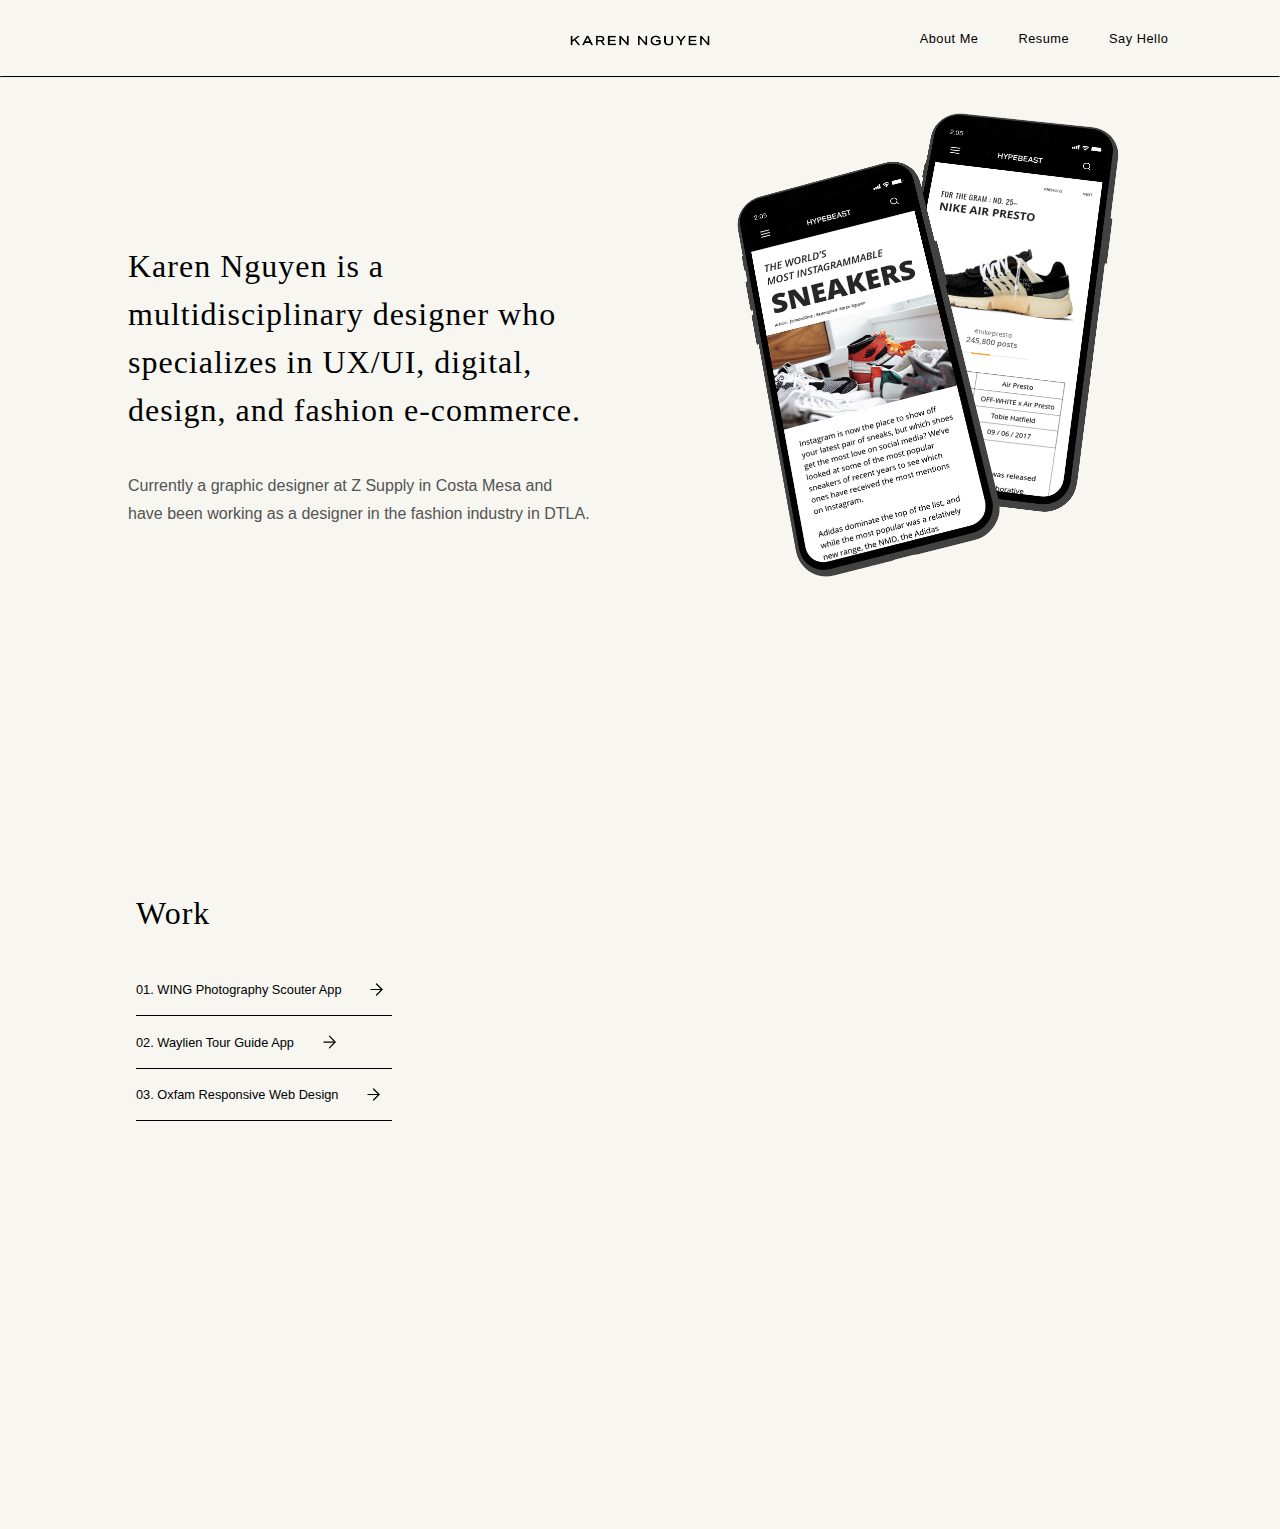
<file: index.html>
<!DOCTYPE html>
<html lang="en">

<head>
  <meta charset="UTF-8">
  <meta name="viewport" content="width=device-width, initial-scale=1.0">
  <meta http-equiv="X-UA-Compatible" content="ie=edge">
  <link rel="stylesheet" href="style.css">
  <title>Karen Nguyen Portfolio</title>
  <meta name="viewport" content="initial-scale=1">

</head>

<body>

  <!-- NAVIGATION -->

  <nav>

    <img id="logo" src="images/Logo@2x.png" alt="Karen Nguyen">


    <div class="menu">
      <ul>
        <li id="about"><a href="about.html">About Me</a></li>
        <li id="resume"><a href="https://drive.google.com/file/d/1N_omnKPp0Oo5tn3UV2dqMsX8rpH_3ghK/view?usp=sharing">Resume</a></li>
        <li id="contact"><a href="contact.html">Say Hello</a></li>
      </ul>
    </div>


  </nav>

  <hr id="nav_rule">

  <!-- END NAVIGATION -->

  <!-- ABOVE THE FOLD -->

  <!-- HERO FOR DESKTOP -->
  <div id="above_fold">
    <div class="left_container">

      <div class="hero_title">
        <h2><span class="doNotWrap">Karen Nguyen is a</span>
          <span class-"doNotWrap">multidisciplinary designer who</span>
          <span class="doNotWrap">
            specializes in UX/UI, digital,</span>
          <span class="doNotWrap">design, and fashion e-commerce.</span>
        </h2>

        <div id="subtitle">
          <h6>Currently a graphic designer at Z Supply in Costa Mesa and
            <br id="subtitle_br">
            have been working as a designer in the fashion industry in DTLA.
          </h6>
        </div>
      </div>

    </div>

    <div class="right_container">
      <div id="hero_img">
        <img src="images/sneakers-mock.png" alt="">
      </div>
    </div>
  </div>
  <!-- END ABOVE THE FOLD FOR DESKTOP -->

  <!-- ABOVE THE FOLD FOR MOBILE -->
  <div class="mobile_top_container">
    <div class="mobile_hero_title">
      <h2><span class="doNotWrap">Karen Nguyen is a</span>
        <span class-"doNotWrap">multidisciplinary designer</span>
        <span class="doNotWrap">
          who specializes in UX/UI,</span>
        <span class="doNotWrap">digital design, and</span>
        <span class="doNotWrap"> fashion e-commerce.</span>
      </h2>

      <div id="mobile_subtitle">
        <h6>Currently a graphic designer at Z Supply in <br> Costa Mesa
          and have been working as a <br> designer in the fashion industry in DTLA.
        </h6>
        <a href="">Say Hello</a>
      </div>
    </div>
  </div>
  <!-- END ABOVE THE FOLD FOR MOBILE -->




  <!-- BELOW THE FOLD -->
  <div class="below_fold">
    <div class="work_container">
      <ul>
        <div id="work_title">
          <h3>Work</h3>
        </div>
        <li>
          <a href="#">
            <div id="wing">
              <h5>01. WING Photography Scouter App</h5> <img src="images/arrow-right.svg" alt="">
            </div>
            <div class="project_display">
              <img src="images/WING_thumb@2x.png" alt="">
            </div>
          </a>
        </li>

        <div class="regular_rule"></div>

        <li>
          <a href="#">
            <div id="waylien">
              <h5>02. Waylien Tour Guide App</h5> <img src="images/arrow-right.svg" alt="">
            </div>
            <div class="project_display">
              <img src="images/waylien_thumb@2x.png" alt="">
            </div>
          </a>
        </li>

        <div class="regular_rule"></div>

        <li>
          <a href="#">
            <div id="oxfam">
              <h5>03. Oxfam Responsive Web Design</h5> <img src="images/arrow-right.svg" alt="">
            </div>
            <div class="project_display">
              <img src="images/oxfam_thumb@2x.png" alt="">
            </div>
          </a>
        </li>

        <div class="regular_rule"></div>
      </ul>
    </div>
  </div>
  <!--END BELOW THE FOLD -->


  <!-- MOBILE BELOW THE FOLD-->
  <div class="mobile_below_fold">
    <div class="mobile_work_container">

      <div id="work_title">
        <h3>Work</h3>
      </div>
      <ul>
        <li>
          <a href="#">
            <div id="wing">
              <h5><a href="">01. WING Photography Scouter App</a></h5> <img src="images/arrow-right.svg" alt="">
            </div>
          </a>
        </li>

        <div class="regular_rule"></div>

        <li>
          <a href="#">
            <div id="waylien">
              <h5> 02. Waylien Tour Guide App<a href=""></a></h5> <img src="images/arrow-right.svg" alt="">
            </div>
          </a>
        </li>

        <div class="regular_rule"></div>

        <li>
          <a href="#">
            <div id="oxfam">
              <h5><a href="">03. Oxfam Responsive Web Design</a></h5> <img src="images/arrow-right.svg" alt="">
            </div>
          </a>
        </li>

        <div class="regular_rule"></div>
      </ul>
    </div>
  </div>
  <!-- END MOBILE BELOW THE FOLD -->

<script src="https://ajax.googleapis.com/ajax/libs/jquery/2.1.4/jquery.min.js"></script>
  <script src="scripts.js"></script>


</body>

</html>
</file>
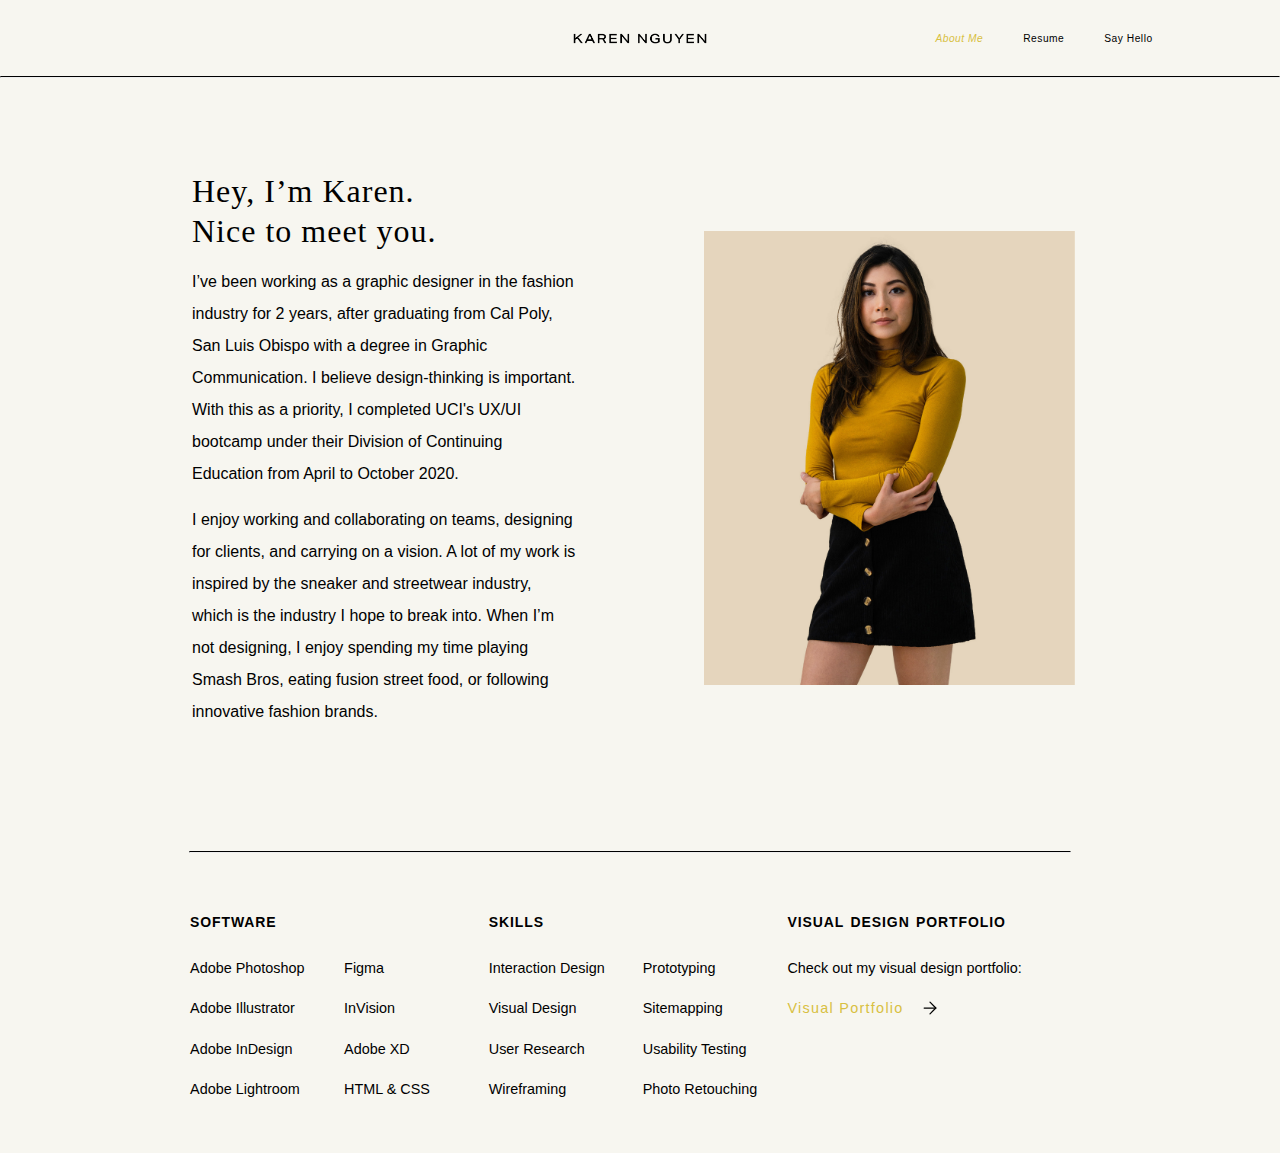
<file: about.html>
<!DOCTYPE html>
<html lang="en">

<head>
  <meta charset="UTF-8">
  <meta name="viewport" content="width=device-width, initial-scale=1.0">
  <meta http-equiv="X-UA-Compatible" content="ie=edge">
  <link rel="stylesheet" href="about_style.css">
  <title>Karen Nguyen Portfolio</title>
  <meta name="viewport" content="initial-scale=1">

</head>

<body>

  <!-- NAVIGATION -->

  <nav>
    <a class="logo_link" href="https://karen-nm-nguyen.github.io/portfolio/"><img id="logo" src="images/Logo@2x.png" alt="Karen Nguyen"></a>
    <div class="menu">
      <ul>
        <li id="about">About Me</li>
        <li id="resume"><a href="https://drive.google.com/file/d/1N_omnKPp0Oo5tn3UV2dqMsX8rpH_3ghK/view?usp=sharing">Resume</a></li>
        <li id="contact">Say Hello</li>
      </ul>
    </div>
  </nav>
  <hr id="nav_rule">
  <!-- END NAVIGATION -->



  <!--- BEGIN BIO SECTION AKA "CONTAINER_TOP" ------->



  <div class="grid_wrapper">

    <div class="container_top">
      <div class="bio">
        <h2>Hey, I’m Karen. <br> Nice to meet you.</h2>
        <p class="bio_subtext">I’ve been working as a graphic designer in the fashion industry for 2
          years, after graduating from Cal Poly, San Luis Obispo with a degree
          in Graphic Communication. I believe design-thinking is important.
          With this as a priority, I completed UCI's UX/UI bootcamp under their
          Division of Continuing Education from April to October 2020. </p>

        <br>
        <br>

        <p class="bio_subtext_2">I enjoy working and collaborating on teams, designing for clients, and
          carrying on a vision. A lot of my work is inspired by the sneaker and
          streetwear industry, which is the industry I hope to break into. When I’m
          not designing, I enjoy spending my time playing Smash Bros, eating fusion
          street food, or following innovative fashion brands. </p>
      </div>
      <div class="portrait">
        <img src="images/karen_portrait@2x.png" alt="">
      </div>
    </div>

    <!--- BEGIN HORIZONTAL RULE ------->

    <div class="rule_container">
      <hr>
    </div>

    <!--- BEGIN INFO SECTION -------------->

    <div class="info_container">
      <div class="software">
        <h4>software</h4>
        <div class="list_container">
          <ul class="left_list">
            <li>Adobe Photoshop</li>
            <li>Adobe Illustrator</li>
            <li>Adobe InDesign</li>
            <li>Adobe Lightroom</li>
          </ul>
          <ul class="right_list">
            <li>Figma</li>
            <li>InVision</li>
            <li>Adobe XD</li>
            <li>HTML & CSS</li>
          </ul>
        </div>
      </div>

      <div class="skills">
        <h4>skills</h4>
        <div class="list_container">
          <ul class="left_list">
            <li>Interaction Design</li>
            <li>Visual Design</li>
            <li>User Research</li>
            <li>Wireframing</li>
          </ul>
          <ul class="right_list">
            <li>Prototyping</li>
            <li>Sitemapping</li>
            <li>Usability Testing</li>
            <li>Photo Retouching</li>
          </ul>
        </div>
      </div>

      <div class="visual_portfolio">
        <h4>visual design portfolio</h4>
        <ul class="link">
          <li>Check out my visual design portfolio:</li>
          <li><a href="https://www.knguyendesign.com/">Visual Portfolio</a><img src="images/arrow-right.svg" alt=""></li>
        </ul>
      </div>
    </div>


<!--- MOBILE ONLY ---->
    <div class="mobile_only">
        <div class="portrait_mobile">
          <img src="images/karen_portrait@2x.png" alt="">
        </div>

        <div class="bio">
          <h2>Hey, I’m Karen. <br> Nice to meet you.</h2>
          <p class="bio_subtext">I’ve been working as a graphic designer in the fashion industry for 2
            years, after graduating from Cal Poly, San Luis Obispo with a degree
            in Graphic Communication. I believe design-thinking is important.
            With this as a priority, I completed UCI's UX/UI bootcamp under their
            Division of Continuing Education from April to October 2020.

          <br>
          <br>

          I enjoy working and collaborating on teams, designing for clients, and
            carrying on a vision. A lot of my work is inspired by the sneaker and
            streetwear industry, which is the industry I hope to break into. When I’m
            not designing, I enjoy spending my time playing Smash Bros, eating fusion
            street food, or following innovative fashion brands. </p>
        </div>

        <hr class="mobile_rule">

          <div class="software">
            <h4>software</h4>
            <div class="list_container">
              <ul class="left_list">
                <li>Adobe Photoshop</li>
                <li>Adobe Illustrator</li>
                <li>Adobe InDesign</li>
                <li>Adobe Lightroom</li>
              </ul>
              <ul class="right_list">
                <li>Figma</li>
                <li>InVision</li>
                <li>Adobe XD</li>
                <li>HTML & CSS</li>
              </ul>
            </div>
          </div>

          <div class="skills">
            <h4>skills</h4>
            <div class="list_container">
              <ul class="left_list">
                <li>Interaction Design</li>
                <li>Visual Design</li>
                <li>User Research</li>
                <li>Wireframing</li>
              </ul>
              <ul class="right_list">
                <li>Prototyping</li>
                <li>Sitemapping</li>
                <li>Usability Testing</li>
                <li>Photo Retouching</li>
              </ul>
            </div>
          </div>

          <div class="visual_portfolio">
            <h4>visual design portfolio</h4>
            <ul class="link">
              <li>Check out my visual design portfolio:</li>
              <li><a href="https://www.knguyendesign.com/">Visual Portfolio</a><img src="images/arrow-right.svg" alt=""></li>
            </ul>
          </div>
    </div>
<!--- END MOBILE ---->
  </div>
</body>

</html>
</file>
<file: style.css>
/* TYPOGRAPHY */
h1 {
  font-family: orpheuspro, serif;
  font-style: normal;
  font-weight: 400;
  letter-spacing: 1px;
  color: black;
  font-size: 80px;
  text-rendering: optimizeLegibility;
  -webkit-font-smoothing: antialiased;
  -moz-osx-font-smoothing: grayscale;
}

h2 {
  font-family: orpheuspro, serif;
  font-style: normal;
  font-weight: 400;
  letter-spacing: 1px;
  color: black;
  line-height: 1.5em;
  font-size: 2.5vw;
  text-rendering: optimizeLegibility;
  -webkit-font-smoothing: antialiased;
  -moz-osx-font-smoothing: grayscale;
}

h3 {
  font-family: orpheuspro, serif;
  font-style: normal;
  font-weight: 400;
  letter-spacing: 1px;
  color: black;
  font-size: 2.5vw;
  text-rendering: optimizeLegibility;
  -webkit-font-smoothing: antialiased;
  -moz-osx-font-smoothing: grayscale;
}

h4 {
  font-family: franklin-gothic-urw, sans-serif;
  font-style: normal;
  font-weight: 300;
  color: black;
  font-size: 22px;
}

h5 {
  font-family: franklin-gothic-urw, sans-serif;
  font-style: normal;
  font-weight: 300;
  font-size: 1vw;
}

/* subtitle below the title */
h6 {
  font-family: franklin-gothic-urw, sans-serif;
  font-style: normal;
  font-weight: 300;
  line-height: 1.75em;
  font-size: 1vw;
  color: #535353;
}

p {
  font-family: franklin-gothic-urw, sans-serif;
  font-style: normal;
  font-weight: 300;
}

nav a, a:visited {
  text-decoration: none;
  color: black;
}

nav a:hover {
  color: #D8C041;
  font-family: franklin-gothic-urw, sans-serif;
  font-style: italic;
  font-weight: 300;
}

#about, #resume, #contact {
  font-family: franklin-gothic-urw, sans-serif;
  font-style: normal;
  font-weight: 400;
  font-size: 13px;
  letter-spacing: .5px;
}

/* END TYPOGRAPHY */
body {
  max-width: 100%;
  margin: 0;
  background-color: #F7F6F0;
  transition: all 0.65s ease;
}

.changeColor {
  background: #D3D0C3;
}

#nav_rule {
  border-top: 1.35px solid black;
  position: relative;
  top: -1vh;
}

/*START NAV */
nav {
  display: flex;
  width: 100%;
  justify-content: center;
  height: 8.5vh;
  flex-direction: row;
}

#logo {
  display: flex;
  align-self: center;
  max-width: 10.5vw;
  width: auto;
  height: auto;
  position: absolute;
  padding: 0vh 2vw 0 2vw;
}

.menu {
  display: flex;
  height: auto;
  width: 35vw;
  flex-direction: column;
  justify-content: center;
  position: relative;
  right: -30vw;
}

.menu ul {
  display: flex;
  flex-direction: row;
  justify-content: center;
  position: relative;
  /*  background-color: lightblue; */
}

.menu li {
  list-style: none;
  position: relative;
  padding: 0 20px;
}

#about, #resume, #contact {
  display: inline-block;
  font-size: 0.8vw;
  /* padding: 0 40px; */
}

/* END NAV */
/*ABOVE THE FOLD*/
#above_fold {
  width: 100%;
  height: 100vh;
  display: flex;
  flex-flow: row wrap;
  padding-top: 1%;
}

.left_container {
  max-width: 50%;
  width: auto;
  height: auto;
  display: flex;
  flex-direction: column;
  align-items: flex-start;
}

.hero_title {
  max-width: 70%;
  width: auto;
  position: relative;
  left: 20%;
  top: 12%;
  height: auto;
  align-items: flex-start;
}

.hero_title h2 {
  position: relative;
  display: block;
}

#subtitle h6 {
  position: relative;
  top: 50%;
  display: flex;
  align-items: center;
}

.doNotWrap {
  white-space: nowrap;
}

.right_container {
  max-width: 50%;
  width: auto;
  height: auto%;
  display: flex;
  justify-content: center;

}

#hero_img {
  height: 100%;
  width: 100%;
  position: relative;
  bottom: 20px;
    animation: bounceArrow 1.5s ease-out;
    animation-delay: .125s;
}


#hero_img img {
  position: relative;
  max-width: 80%;
  height: auto;
  width: auto;
}

@keyframes bounceArrow {
  from {
    margin-top: -40px;
  }
  50% {
    margin-top: 40px;
  }
  to {
    margin-top: 0px;
  }
}



/* END ABOVE FOLD */
/* BELOW FOLD */
.below_fold {
  width: 100%;
  height: 80vh;
  display: flex;
  flex-direction: column;
  position: relative;
  top: 0vh;
}

#work_title {
  max-width: 10vw;
  width: auto;
  display: block;
  position: relative;
  text-align: left;
}

#work_title>h3 {
  height: auto;
  width: auto;
  max-width: 20vw;
  max-height: 3vw;
  display: flex;
  justify-content: flex-start;
  align-items: center;
}

.work_container {
  display: block;
  max-width: 30vw;
  width: auto;
  height: 60vh;
  max-height: 60vh;
  float: left;
  position: relative;
  left: 7%;
}

.work_container ul {
  list-style-type: none;
  font-family: franklin-gothic-urw, sans-serif;
  font-style: normal;
  font-weight: 300;
  max-width: 22vw;
  width: auto;
  height: 50vh;
  display: block;
  position: relative;
  left: .5vw;
  text-align: left;
  top: 1vh;
}

.work_container>ul>li>a {
  color: black;
  text-decoration: none;
}

#wing {
  height: auto;
  width: auto;
  max-width: 20vw;
  display: flex;
  justify-content: flex-start;
  align-items: center;
  max-height: 4vw;
}

#wing h5 {
  position: relative;
}

#wing img {
  position: relative;
  left: 2vw;
  max-width: 1.5vw;
  width: auto;
  height: auto;
}

#waylien img {
  position: relative;
  left: 2vw;
  max-width: 1.5vw;
  width: auto;
  height: auto;
}

#oxfam img {
  position: relative;
  left: 2vw;
  max-width: 1.5vw;
  width: auto;
  height: auto;
}

.work_container>ul>li>a>.project_display {
  display: none;
  max-width: 32vw;
  width: auto;
  height: auto%;
  float: left;
  position: absolute;
  top: -10vh;
  left: 40vw;
  padding: 12%:
}

.work_container>ul>li>a:hover>.project_display {
  display: block;
  filter: drop-shadow(0px 2px 3px #E6E5DB);
  max-width: 50%;
  width: auto;
  height: auto%;
  padding: 10%;
}

.project_display img {
  display: block;
  max-width: 32vw;
  width: auto;
  height: auto;
  position: relative;
  left: 2vw;
}

.work_container>ul>li>a:hover h5:hover {
  color: #BFA100;
  font-family: franklin-gothic-urw, sans-serif;
  font-style: italic;
  font-weight: 300;
}

#waylien {
  height: auto;
  width: auto;
  max-width: 20vw;
  max-height: 4vw;
  display: flex;
  justify-content: flex-start;
  align-items: center;
}

#oxfam {
  height: auto;
  width: auto;
  max-width: 20vw;
  max-height: 4vw;
  display: flex;
  justify-content: flex-start;
  align-items: center;
}


.regular_rule  {
  height: 1px;
  background-color: black;
  width: 20vw;
  position: relative;
}

/* END Below Fold */
/* MOBILE DISPLAY: NONE */
#hamburger {
  display: none;
}

.mobile_hero_title {
  display: none;
}

.mobile_top_container {
  display: none;
}

#mobile_menu {
  display: none;
}

.mobile_below_fold {
  display: none;
}

/* -------------- MEDIA QUERIES FOR MOBILE SMALLER THAN 668PX --------------- */


@media only screen and (max-width: 43em) {

  /* ABOVE THE FOLD */
  nav {
    position: relative;
    max-width: 100vw;
    width: auto;
    height: auto;
    max-height: 20vh;
    /* background-color: pink; */
  }

  #logo {
    max-width: 30vw;
    width: auto;
    height: auto;
    display: inline-block;
    position: relative;
    left: -2.5vw;
    /*  background-color: green; */
  }

  .menu {
    position: relative;
    width: 45vw;
    left: 5vw;
    /*  background-color: yellow; */
  }

  #about {
    width: auto;
    position: relative;
    right: 6vw;
    font-size: 2.25vw;
    padding: 1vh 0;
    /*   background-color: teal; */
    font-size: .8em;
  }

  #resume {
    width: auto;
    position: relative;
    font-size: 2.25vw;
    padding: 1vh 0 0 0;
    font-size: .8em;
  /*  background-color: blue; */

  }

  #nav_rule {
    display: block;
    position: relative;
    top: -1vh;
    max-width: 100vw;
  }

  #contact, #hero_img, #above_fold {
    display: none;
  }

  .mobile_top_container {
    display: block;
    height: 53vh;
    width: auto;
  }

  .mobile_hero_title {
    display: block;
    font-size: 6vw;
    width: 80vw;
    height: 40vh;
    margin: 0 auto;
    position: relative;
    top: 2vh;
  }

  .mobile_hero_title h2 {
    font-size: 7vw;
    line-height: 5.5vh;
  }

  #mobile_subtitle h6 {
    font-size: 3.25vw;
    font-weight: 400;
    letter-spacing: .125vw;
    line-height: 3vh;
    /*  background-color: yellow; */
    position: relative;
  }

  #mobile_subtitle {
    /*  background-color: green; */
    height: 18vh;
    position: relative;
  }

  #mobile_subtitle a {
    list-style: none;
    font-family: franklin-gothic-urw, sans-serif;
    font-style: normal;
    font-size: 3vw;
    font-weight: 600;
    letter-spacing: .145vw;
    position: relative;
    color: #D8C041;
    width: 20vw;
    text-decoration: none;
    bottom: 2vh;
    /*  background-color: blue; */
  }

  #mobile_subtitle a:active {
    text-decoration: none;
    color: #D8C041;
  }

  /* NAV BAR */
  /* BELOW FOLD */
  .mobile_below_fold {
    height: 50vh;
    max-width: 100vw;
    width: auto;
    display: block;
    position: relative;
    top: -1vh;
    /* background-color: beige; */
  }

  .mobile_work_container {
    display: block;
    width: auto;
    height: 35vh;
    position: relative;
    top: 1vh;
    /* background-color: skyblue; */
  }

  .mobile_work_container ul {
    height: 35vh;
    width: 70vw;
    display: block;
    position: relative;
    top: 2vh;
    list-style-type: none;
  }

  .mobile_work_container>ul>li>a {
    text-decoration: none;
    color: black !important;
  }

  .mobile_work_container ul li a:active {
    color: #D8C041;
  }

  .project_display img {
    display: none;
  }

  .work_container, .below_fold {
    display: none;
  }

  #work_title {
    /*  background-color: pink; */
    max-width: 26vw;
    height: 5vh;
    position: relative;
    left: 9vw;
    top: 1.5vh;
  }

  #work_title h3 {
    font-size: 7vw;
    position: relative;
    width: auto;
    max-height: 3vh;
    /*  background-color: grey; */
  }

  .mobile_work_container ul li {
    width: auto;
    height: 7vh;
    /*  background-color: red; */
    position: relative;
  }

  #wing {
    display: block;
    max-width: 80vw;
    width: auto;
    max-height: 7vh;
    height: auto;
    position: relative;

    margin: 2vh 0;
  }

  #waylien, #oxfam {
    display: block;
    max-width: 80vw;
    width: auto;
    max-height: 7vh;
    height: auto;
    position: relative;

    margin: 1vh 0;
  }

  #wing a:active, #waylien a:active, #oxfam a:active {
    color: #D8C041;
  }

  #wing a, #waylien a, #oxfam a {
    text-decoration: none;
    color: black;
  }

  .mobile_work_container h5 {
    font-size: 3.5vw;
    /*  background-color: green; */
    display: inline-block;
    position: relative;
    bottom: 2vh;
  }


  #wing h5, #waylien h5, #oxfam h5 {
    position: relative;
    bottom:.75vh;
  }

  #wing img {
    position: relative;
    bottom: .75vh;
    left: 7vw;
    max-width: 4vw;
    width: auto;
    height: auto;
    /*background-color: yellow; */
  }

  #waylien img {
    position: relative;
    bottom: .75vh;
    left: 6.5vw;
    max-width: 4vw;
    width: auto;
    height: auto;
    /*  background-color: yellow; */
  }

  #oxfam img {
    position: relative;
    bottom: .75vh;
    left: 8vw;
    max-width: 4vw;
    width: auto;
    height: auto;
    /*background-color: yellow; */
  }

  .regular_rule {
    display: block;
    position: relative;
    width: 70vw;
  }

.changeColor {
  background: #F7F6F0;
}
  /* BELOW FOLD */
}
/* END MOBILE MEDIA QUERIES: max-width: 43em */




/*------------ MEDIA QUERIES FOR TABLET BETWEEN 668PX AND 992PX -------------*/

@media only screen and (min-width: 43em) and (max-width: 62em) {
html, body {
  margin: 0;
  height: 100%;
  overflow: hidden;
}

  body {
    max-height: 100vh;
    height: auto;
    margin: 0 auto;
    padding: 0;
  }


  .menu {
    position: relative;
    width: 50vw;
    left: 10vw;
  }

  #about {
    width: auto;
    position: relative;
    left: -3vw;
    font-size: 2.25vw;
    padding: 1vh 0;
     font-size: 1em;
    /*   background-color: teal; */
  }

  #resume {
    width: auto;
    position: relative;
    font-size: 2.25vw;
    padding: 1vh 0 0 0;
    left: 1vw;
         font-size: 1em;
 }

 #contact {
   width: auto;
   position: relative;
   font-size: 2.25vw;
   padding: 1vh 0 0 0;
   left: 5vw;
        font-size: 1em;
 }

 #subtitle_br {
   display: none;
 }

 #logo {
   max-width: 20vw;
   width: auto;
   height: auto;
   display: inline-block;
   position: relative;
   left: -8.75vw;
   /*  background-color: green; */
 }


  #above_fold {
    height: 40vh;
    padding: 0;
    position: relative;
  /*  background-color: lightgreen; */
  }

#hero_img {
  top: 1rem;
  left: 1rem;
  max-width: 40vw;
}
  #hero_img img {
    max-width: 100%;
  }

.left_container {
  max-width: 55%;
}

  .hero_title {
    width: 80vw;
    max-width: 48vw;
    position: relative;
    left: 4vw;
    margin: 0 auto;
    padding-left: 2vw;
    top: 5vh;

  }

.right_container {
  position: relative;
  max-width: 45%;
  left: 5vw;
}


.hero_title h2 {
    font-size: 3.5vw;
    margin: 0;
  }

#subtitle {
  width: 40vw;
}

#subtitle h6 {
    font-size: 1.75vw;
    }

.below_fold {
  height: 50vh;
/* background-color: beige; */
  }

.work_container {
/*  background-color: gold; */
  position: absolute;
  left: 0vw;
  width: 100%;
  max-width: none;
}

.work_container>ul>li>a:hover>.project_display {
  display: none;
}

#work_title h3 {
  font-size: 3.5vw;
}

.work_container ul {
  max-width: none;
  height: auto;
}

#wing, #waylien, #oxfam {
  max-width: none;
  width: 50vw;
  max-height: 10vh;
  height: auto;
  margin: 0;
/*  background-color: pink; */
}

#wing h5, #waylien h5, #oxfam h5 {
  font-size: 2vw;
}

.regular_rule {
  width: 37vw;
}
}

/*-------- END MEDIA QUERIES FOR TABLET BETWEEN 668PX AND 992PX -------------*/





/*----------- MEDIA QUERIES FOR TABLET BETWEEN 992PX AND 1312PX -------------*/
@media only screen and (min-width: 62em) and (max-width: 82em) {

  #nav_rule {
    border-top: 1.35px solid black;
    position: relative;
    top: -1vh;
  }

  /*START NAV */
/*  nav {
    height: 7vh;
    background-color: pink;
  }
  */

  #logo {
    max-width: 11vw;
      padding: .5vh 2vw 0 2vw;
  }

  .menu {

}
  #about, #resume, #contact {
    display: inline-block;
    font-size: 1vw;
    /* padding: 0 40px; */
  }


#above_fold {
  height: 78vh;
}

.below_fold {

  height: 80vh;
}

#hero_img img {
  left: 2.5vw;
}

.hero_title {
  position: relative;
  top: 15vh;

}

.hero_title h2 {
    font-size: 2.5vw;
    margin: 0;
  }

#subtitle {
  width: 40vw;
}

#subtitle h6 {
    font-size: 1.25vw;
    }

.work_container {
  top: 5vh;
}

}
</file>
<file: about_style.css>
/*-------------------- START TYPOGRAHY ---------------------- */
h1 {
  font-family: orpheuspro, serif;
  font-style: normal;
  font-weight: 400;
  letter-spacing: 1px;
  color: black;
  font-size: 80px;
  text-rendering: optimizeLegibility;
  -webkit-font-smoothing: antialiased;
  -moz-osx-font-smoothing: grayscale;
}

h2 {
  font-family: orpheuspro, serif;
  font-style: normal;
  font-weight: 400;
  letter-spacing: 1px;
  color: black;
  line-height: 1.25em;
  font-size: 2.5vw;
  text-rendering: optimizeLegibility;
  -webkit-font-smoothing: antialiased;
  -moz-osx-font-smoothing: grayscale;
}

h3 {
  font-family: orpheuspro, serif;
  font-style: normal;
  font-weight: 400;
  letter-spacing: 1px;
  color: black;
  font-size: 2.5vw;
  text-rendering: optimizeLegibility;
  -webkit-font-smoothing: antialiased;
  -moz-osx-font-smoothing: grayscale;
}

h4 {
  font-family: franklin-gothic-urw, sans-serif;
  font-style: normal;
  font-weight: 600;
  color: black;
  font-size: 1.25em;
  font-variant: small-caps;
  letter-spacing: .070vw;
}

h5 {
  font-family: franklin-gothic-urw, sans-serif;
  font-style: normal;
  font-weight: 300;
  font-size: 1vw;
}

/* subtitle below the title */
h6 {
  font-family: franklin-gothic-urw, sans-serif;
  font-style: normal;
  font-weight: 300;
  line-height: 1.75em;
  font-size: 1vw;
  color: #535353;
}

p {
  font-family: franklin-gothic-urw, sans-serif;
  font-style: normal;
  font-weight: 300;
  line-height: 2em;
}

nav a, a:visited {
  text-decoration: none;
  color: black;
}

nav a:hover {
  color: #D8C041;
  font-family: franklin-gothic-urw, sans-serif;
  font-style: italic;
  font-weight: 300;
}

#about, #resume, #contact {
  font-family: franklin-gothic-urw, sans-serif;
  font-style: normal;
  font-weight: 400;
  font-size: 13px;
  letter-spacing: .5px;
}

/*-------------------- END TYPOGRAHY ---------------------- */
body {
  max-width: 100%;
  margin: 0;
  background-color: #F7F6F0;
}

#nav_rule {
  border-top: 1.35px solid black;
  position: relative;
  top: -1vh;
}

/*-------------------- START NAV ---------------------- */
nav {
  display: flex;
  width: 100%;
  justify-content: center;
  height: 8.5vh;
  flex-direction: row;
}

.logo_link {
  display: flex;
  align-self: center;
  position: absolute;
  left: 42.30vw;
}

#logo {
  display: flex;
  align-self: center;
  max-width: 10.5vw;
  width: auto;
  height: auto;
  position: absolute;
  padding: 0vh 0vw 0 2.45vw;
}

.menu {
  display: flex;
  height: auto;
  width: 35vw;
  flex-direction: column;
  justify-content: center;
  position: relative;
  right: -30vw;
}

.menu ul {
  display: flex;
  flex-direction: row;
  justify-content: center;
  position: relative;
  /*  background-color: lightblue; */
}

.menu li {
  list-style: none;
  position: relative;
  padding: 0 20px;
}

#about, #resume, #contact {
  display: inline-block;
  font-size: 0.8vw;
  /* padding: 0 40px; */
}

#about {
  color: #D8C041;
  font-family: franklin-gothic-urw, sans-serif;
  font-style: italic;
  font-weight: 300;
  cursor: pointer;
}

/*-------------------- END NAV ---------------------- */
/*--------------START CONTAINER TOP------------------- */
.container_top {
  max-width: 80vw;
  max-height: 80vh;
  width: auto;
/*  height: 70vh; */
  display: grid;
  grid-template-columns: 1fr 1fr;
  grid-template-areas:
    "bio portrait";
  margin: 0 auto;
  position: relative;
  top: 2.5vh;
}

.bio {
  grid-area: bio;
  display: grid;
  justify-content: center;
  align-items: center;
  padding: 0;
}

.portrait {
  display: grid;
  grid-area: portrait;
  justify-content: center;
  align-items: center;
  padding: 0;
}

.portrait img {
  height: auto;
  max-width: 30vw;
  width: auto;
  max-height: 70vh;
  /*position: relative;
  margin: 0 auto;
  left: 6vw;
  top: 3vh; */
}

.bio_subtext {
  line-height: 2em;
  max-width: 30vw;
  position: relative;
}

.bio_subtext_2 {
  position: relative;
  max-width: 30vw;
  top: -6vh;
}

.container_top h2 {
  position: relative;
  top: 3vh;
}

/*--------------END CONTAINER TOP------------------- */
/*--------------BEGIN HORIZONTAL RULE------------------- */
.rule_container {
  display: block;
  position: relative;
  top: 5.5vh;
  height: 4vh;
  max-width: 80vw;
  width: auto;
  margin: 0 auto;
}

.rule_container hr {
  max-width: 68.75vw;
  position: relative;
  right: .75vw;
  top: 2vh;
  border-top: 1.35px solid black;
}

/* ------ END RULE CONTAINER ------- */
.info_container {
  max-width: 70vw;
  width: auto;
  height: auto;
  /*  height: 70vh;  */
  display: grid;
  grid-template-columns: 1fr 1fr 1fr;
  grid-template-areas:
    "software  skills visual_portfolio";
  margin: 0 auto;
  position: relative;
  top: 7vh;
  left: -.15vw;
}

.software {
  grid-area: software;
}

.skills {
  grid-area: skills;
}

.list_container {
  display: grid;
  grid-template-columns: 43% 57%;
  grid-template-areas:
    "left_list right_list";
  position: relative;
  top: -3vh;
}

.left_list, .right_list, .link {
  list-style: none;
  padding: 0;
  font-family: franklin-gothic-urw, sans-serif;
  font-style: normal;
  font-weight: 300;
  font-size: 1em;
  line-height: 2.5em;
}

.right_list {
  padding-left: 2vw;
}

.list_container ul li {
  white-space: nowrap;
  font-family: franklin-gothic-urw, sans-serif;
  font-style: normal;
  font-weight: 300;
  line-height: 2em;
  line-height: 4.5vh;
  font-size: .9em;
}

.visual_portfolio ul li {
  font-family: franklin-gothic-urw, sans-serif;
  font-style: normal;
  font-weight: 300;
  line-height: 2em;
  line-height: 4.5vh;
  font-size: .9em;
}

.visual_portfolio {
  grid-area: visual_portfolio;
}

.link {
  position: relative;
  top: -1.25vh;
}

.link a {
  text-decoration: none;
  font-weight: 400;
  letter-spacing: .1vw;
  position: relative;
  color: #D8C041;
}

.link img {
  position: relative;
  left: 1.25vw;
  top: .5vh;
}

.mobile_only {
  display: none;
}

/* -------------------------- MEDIA QUERIES --------------------------- */
@media only screen and (max-width: 43em) {

  /* ABOVE THE FOLD */
  nav {
    position: relative;
    max-width: 100vw;
    width: auto;
    height: auto;
    max-height: 20vh;
    /* background-color: pink; */
  }

  #logo {
    max-width: 30vw;
    width: auto;
    height: auto;
    display: inline-block;
    position: relative;
    right: 34.25vw;
    /*    background-color: green; */
  }

  .menu {
    position: relative;
    width: 45vw;
    left: 22vw;
    /*    background-color: yellow; */
  }

  #about {
    width: auto;
    position: relative;
    right: 6vw;
    font-size: 2.25vw;
    padding: 1vh 0;
    /*   background-color: teal; */
    font-size: .8em;
  }

  #resume {
    width: auto;
    position: relative;
    font-size: 2.25vw;
    padding: 1vh 0 0 0;
    font-size: .8em;
    /*  background-color: blue; */
  }

  #contact {
    display: none;
  }

  #nav_rule {
    display: block;
    position: relative;
    top: -1vh;
    max-width: 100vw;
  }
  /* ------------ END MOBILE NAV -----------*/
  .container_top, .rule_container, .info_container {
    display: none;
  }

  .mobile_only {
    display: block;
    max-width: 100vw;
  /*  background-color: pink; */
    width: auto;
    height: auto;
    margin: 0 auto;
  }

  .portrait_mobile {
    display: block;
    margin: 2vh auto;
  /* background-color: gold; */
    height: auto;
  }

  .portrait_mobile img {
    max-width: 78vw;
    width: auto;
    margin: 0 auto;
    position: relative;
    left: 12vw;
  }

  .bio {
    position: relative;
    margin: 0 auto;
    height: auto;
    padding: 0;
/*   background-color: lightgreen; */
  }


  .bio h2 {
    max-width: 78vw;
    font-size: 7vw;
    line-height: 5.5vh;
  /*  background-color: orange; */
    position: relative;
    top: 1vh;
    left: 0.5vw;
    margin: 0;
    padding: 0;
  }

  .bio_subtext {
    max-width: 78vw;
  /*  background-color: grey; */
       left: 0.5vw;
       position: relative;
       top: 1.5vh;
  }

  .mobile_rule {
    width: 77vw;
    position: relative;
    left: 0.5vw;
    top: 3.5vh;
  }

  .software, .skills, .visual_portfolio {
    display: block;
      margin: 0 auto;
      max-width: 78vw;
  /*    background-color: gold; */
      height: auto;
      padding: 0;
      position: relative;
      top: 8vh;
      left: 1vw;
      padding-bottom: 0;
      margin-bottom: 0;
  }

  .right_list {
    position: relative;
    left: 7vw;
  }

  .left_list, .right_list {
    margin-bottom: 0;
  }

  .software h4, .skills h4, .visual_portfolio h4 {
    margin-top: 0;
  }

  .visual_portfolio {
    padding-bottom: 5vh;
  }





}

/* ---------------- END MEDIA QUERIES --------------- */
</file>
